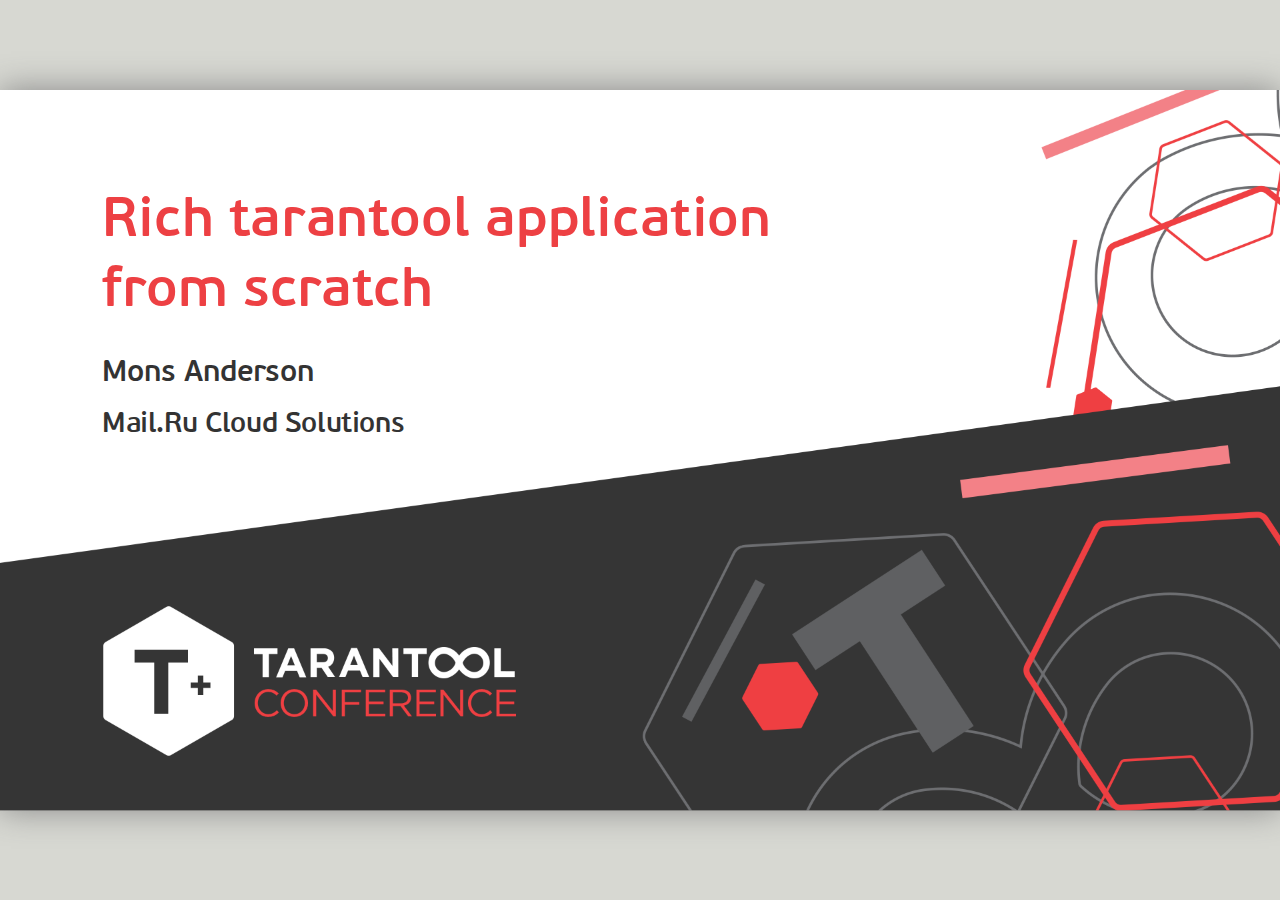
<file: docs/index.html>
<!DOCTYPE html>
<html>
<head>
	<title></title>
	<meta http-equiv="Content-Type" content="text/html; charset=UTF-8" />
	<link rel="stylesheet" type="text/css" href="fonts/pfbeau.css" />
	<link rel="stylesheet" type="text/css" href="fonts/ptm55f.css" />
	<link rel="stylesheet" type="text/css" href='base.css' />
	<link rel="stylesheet" type="text/css" href='absolute.css' />

	<link rel="stylesheet" type="text/css" href='style1.css' />

	<link rel="stylesheet" type="text/css" href='dark.css' />

	<script src="remark-latest.min.js" type="text/javascript"></script>
	<script src="jquery.min.js" type="text/javascript"></script>
</head>
<body>
	<script type="text/javascript">
		function parseGet(val) {
			var result = null;
			tmp = [];
			location
				.search
				.substr(1)
				.split("&")
				.forEach(function (item) {
					 tmp = item.split("=");
					 if (tmp[0] === val) result = decodeURIComponent(tmp[1]);
				 });
			 return result;
		}
		$(document).ready(function(){
			var dark = parseGet("dark") ? true : parseGet("light") ? false : true
			var ratio = parseGet("ratio")
			if (!ratio) { ratio = "16:9" }
			console.log("dark = ",dark)

			var style = document.createElement("link");
			style.setAttribute("rel", "stylesheet");
			style.setAttribute("type", "text/css");
			style.setAttribute("href", './' + (dark ? "dark" : "light") + '.css');
			document.head.appendChild(style);

			//var path = '../lectures/' + (parseGet('university') === 'stepic' ? 'stepic/' : '') + parseGet('lect') + '/';
			//var ratio = parseGet('university') === 'stepic' ? '16:9' : '4:3';
			
			var uri = 'slides.txt';

			$.ajax({
				url: uri,
			}).done(function(md) {
				var slideshow = remark.create({
					source: md,
					//highlightStyle: 'github',
					// highlightStyle: 'agate',
					// highlightStyle: 'androidstudio',
					highlightStyle: 'gruvbox-dark',
					highlightLines: true,
					highlightSpans: true,
					ratio: ratio,
				});
				$('img').each(function(){ $(this).attr('src', path + $(this).attr('src'));});
				if (slideshow.getCurrentSlideIndex() < 0) {
					slideshow.gotoLastSlide()
				}
				//$('.teacher img').attr('src', './teacher/' + parseGet('teacher') + '.svg');
			}).fail(function(x) {
				var slideshow = remark.create({
					source: "class:center,middle\n\n# "+x.statusText+"\n\n### "+uri + "\n",
					highlightStyle: 'github',
					highlightLines: true,
					highlightSpans: true,
					ratio: ratio,
				});
				if (slideshow.getCurrentSlideIndex() < 0) {
					slideshow.gotoLastSlide()
				}
			});
		});
	</script>
</body>
</html>
</file>
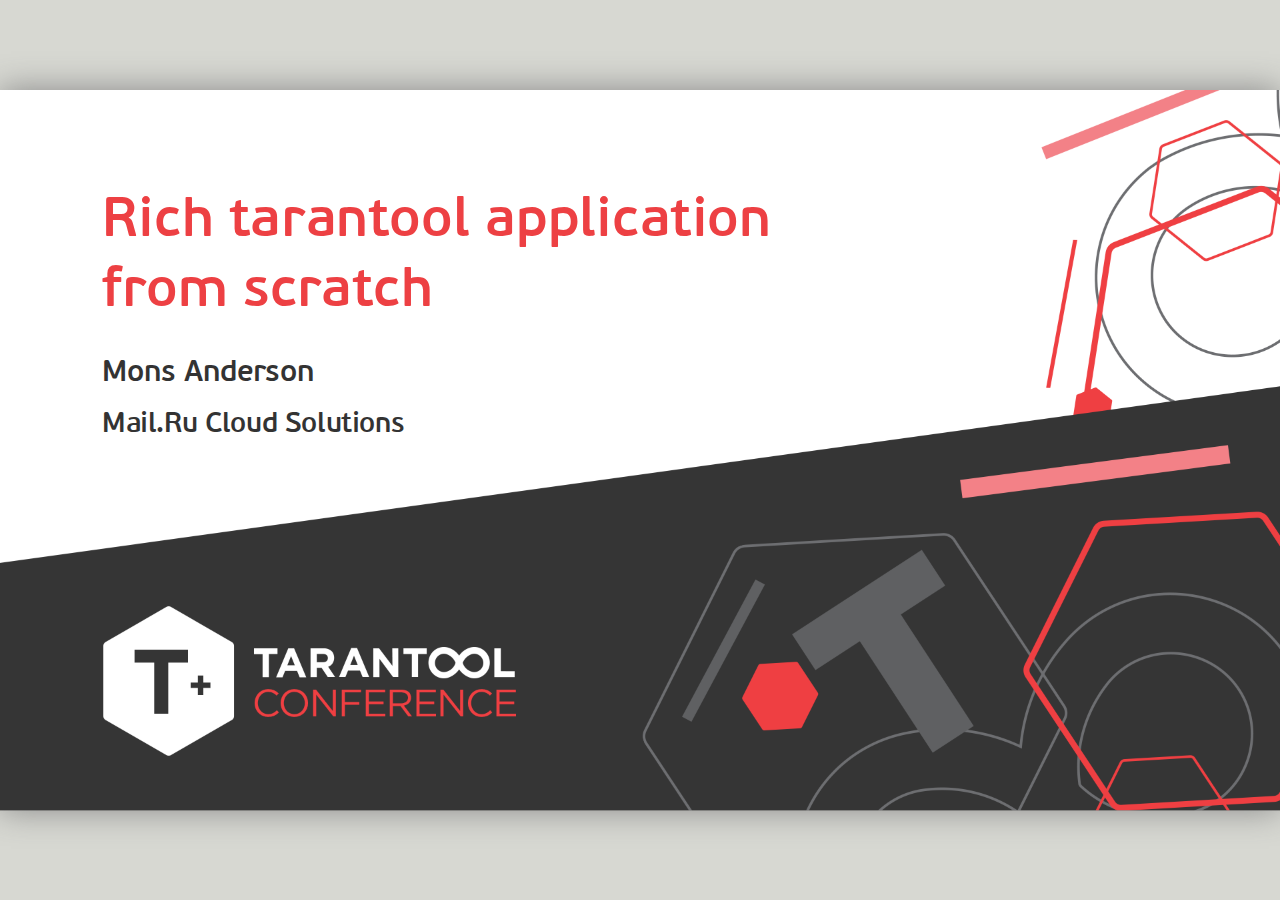
<file: presentation/index.html>
<!DOCTYPE html>
<html>
<head>
	<title></title>
	<meta http-equiv="Content-Type" content="text/html; charset=UTF-8" />
	<link rel="stylesheet" type="text/css" href="fonts/pfbeau.css" />
	<link rel="stylesheet" type="text/css" href="fonts/ptm55f.css" />
	<link rel="stylesheet" type="text/css" href='base.css' />
	<link rel="stylesheet" type="text/css" href='absolute.css' />

	<link rel="stylesheet" type="text/css" href='style1.css' />

	<link rel="stylesheet" type="text/css" href='dark.css' />

	<script src="remark-latest.min.js" type="text/javascript"></script>
	<script src="jquery.min.js" type="text/javascript"></script>
</head>
<body>
	<script type="text/javascript">
		function parseGet(val) {
			var result = null;
			tmp = [];
			location
				.search
				.substr(1)
				.split("&")
				.forEach(function (item) {
					 tmp = item.split("=");
					 if (tmp[0] === val) result = decodeURIComponent(tmp[1]);
				 });
			 return result;
		}
		$(document).ready(function(){
			var dark = parseGet("dark") ? true : parseGet("light") ? false : true
			var ratio = parseGet("ratio")
			if (!ratio) { ratio = "16:9" }
			console.log("dark = ",dark)

			var style = document.createElement("link");
			style.setAttribute("rel", "stylesheet");
			style.setAttribute("type", "text/css");
			style.setAttribute("href", './' + (dark ? "dark" : "light") + '.css');
			document.head.appendChild(style);

			//var path = '../lectures/' + (parseGet('university') === 'stepic' ? 'stepic/' : '') + parseGet('lect') + '/';
			//var ratio = parseGet('university') === 'stepic' ? '16:9' : '4:3';
			
			var uri = 'slides.md';

			$.ajax({
				url: uri,
			}).done(function(md) {
				var slideshow = remark.create({
					source: md,
					//highlightStyle: 'github',
					// highlightStyle: 'agate',
					// highlightStyle: 'androidstudio',
					highlightStyle: 'gruvbox-dark',
					highlightLines: true,
					highlightSpans: true,
					ratio: ratio,
				});
				$('img').each(function(){ $(this).attr('src', path + $(this).attr('src'));});
				if (slideshow.getCurrentSlideIndex() < 0) {
					slideshow.gotoLastSlide()
				}
				//$('.teacher img').attr('src', './teacher/' + parseGet('teacher') + '.svg');
			}).fail(function(x) {
				var slideshow = remark.create({
					source: "class:center,middle\n\n# "+x.statusText+"\n\n### "+uri + "\n",
					highlightStyle: 'github',
					highlightLines: true,
					highlightSpans: true,
					ratio: ratio,
				});
				if (slideshow.getCurrentSlideIndex() < 0) {
					slideshow.gotoLastSlide()
				}
			});
		});
	</script>
</body>
</html>
</file>
<file: docs/fonts/pfbeau.css>
@font-face{
    font-family: "PFBeauSansPro-SeBold";
    src: url("pfbeausanspro-sebold.eot");
    src: url("pfbeausanspro-sebold.eot?#iefix") format("embedded-opentype"),url("pfbeausanspro-sebold.woff") format("woff"),url("pfbeausanspro-sebold.ttf") format("truetype");
    font-weight: normal;
    font-style:normal;
}
@font-face{
    font-family: "PFBeauSansPro-Thin";
    src: url("pfbeausanspro-thin.eot");
    src: url("pfbeausanspro-thin.eot?#iefix") format("embedded-opentype"),url("pfbeausanspro-thin.woff") format("woff"),url("pfbeausanspro-thin.ttf") format("truetype");
    font-weight: normal;
    font-style:normal;
}
@font-face{
    font-family: "PFBeauSansPro-ThinItal";
    src: url("pfbeausanspro-thinital.eot");
    src: url("pfbeausanspro-thinital.eot?#iefix") format("embedded-opentype"),url("pfbeausanspro-thinital.woff") format("woff"),url("pfbeausanspro-thinital.ttf") format("truetype");
    font-weight: normal;
    font-style:normal;
}
@font-face{
    font-family: "PFBeauSansPro-Book";
    src: url("pfbeausanspro-book.eot");
    src: url("pfbeausanspro-book.eot?#iefix") format("embedded-opentype"),url("pfbeausanspro-book.woff") format("woff"),url("pfbeausanspro-book.ttf") format("truetype");
    font-weight: normal;
    font-style:normal;
}
@font-face{
    font-family: "PFBeauSansPro-LightItal";
    src: url("pfbeausanspro-lightital.eot");
    src: url("pfbeausanspro-lightital.eot?#iefix") format("embedded-opentype"),url("pfbeausanspro-lightital.woff") format("woff"),url("pfbeausanspro-lightital.ttf") format("truetype");
    font-weight: normal;
    font-style:normal;
}
@font-face{
    font-family: "PFBeauSansPro-Reg";
    src: url("pfbeausanspro-reg.eot");
    src: url("pfbeausanspro-reg.eot?#iefix") format("embedded-opentype"),url("pfbeausanspro-reg.woff") format("woff"),url("pfbeausanspro-reg.ttf") format("truetype"); font-weight: normal;
    font-style:normal;
}
</file>
<file: docs/fonts/ptm55f.css>
@font-face {
	font-family: 'PTM55F';
	src: url('PTM55F.eot');
	src: url('PTM55F.eot') format('embedded-opentype'),
	url('PTM55F.woff2') format('woff2'),
	url('PTM55F.woff') format('woff'),
	url('PTM55F.ttf') format('truetype'),
	url('PTM55F.svg#PTM55F') format('svg');
}
</file>
<file: docs/base.css>
/*@page {
    size: 908px 681px;
    margin: 0;
}
*/
@page {
    size: 1210px 681px;
    margin: 0;
}

@media print {
    .remark-slide-scaler {
        width: 100% !important;
        height: 100% !important;
        transform: scale(1) !important;
        top: 0 !important;
        left: 0 !important;
    }
}

/*
.remark-slide-content {
    font-family: "HelveticaNeueCyr";
}

.remark-slide-content strong {
    font-family: "HelveticaNeueCyrBold";
}
*/

h1 code.remark-inline-code, h2 code.remark-inline-code, h3 code.remark-inline-code {
    font-size: inherit !important;
    margin: 0 0.2em !important;
}

.remark-code, .remark-inline-code {
    font-family: 'PTM55F';
    font-size: 24px;
    line-height: 1.15em;
    /*background-color: #bfbfbf;*/
}

h1 .remark-inline-code, h2 .remark-inline-code, h3 .remark-inline-code {
    line-height: 0.85em; /* fix for jumping header */
}

.hljs.remark-code, .hljs.remark-inline-code {
    /*background-color: #bfbfbf;*/
}

.clear {
    clear: both;
}

.remark-code-line {
    min-height: 1.125em;
}

.not .remark-code-line-highlighted, .not .remark-code-span-highlighted {
    background-color: rgba(255, 0, 0, 0.4)
}

.small {
    font-size: 24px;
    line-height: 1.15em;
}

.smaller {
    font-size: 20px;
    line-height: 1.15em;
}

.very-small pre code {
    font-size: 8px;
    line-height: 1.15em;
}

/* new font-sizes */
.remark-slide-content { font-size: 26px; padding: 20px 50px; }
.remark-slide-content h1 { font-size: 40px; }
.remark-slide-content h2 { font-size: 28px; }
.remark-slide-content h3 { font-size: 26px; }
.remark-slide-content p  { margin: 15px 0; }
.remark-slide-number     { font-size: 20px; }
/* new font-sizes */

.remark-inline-code {
    /*background-color: #bfbfbf;*/
    padding-left: 0.05em;
    padding-right: 0.05em;
    margin-left: -0.05em;
    margin-right: -0.05em;
}

.big {
    font-size: 1.5em;
}

.red {
    color: red;
}

.note {
    display:block;
    font-size: 18px;
}

.normal-width img {
     width: initial;
}

img {
    width: 100%;
    height: 100%;
    object-fit: contain;
}

.absolute.contain img {
    width: 100%;
    height: 100%;
    object-fit: contain;
}

/*.hidden { background-color: silver; }*/
/*.delete { background-color: #ffaaaa; }*/

.hljs .hljs-comment { font-style: normal !important; }

.footer {
    /* ??? */
    position: absolute;
    bottom: 12px;
    left: 128px;
    font-size: 24px;
}

.left {
    clear:both;
    float: left;
    width: 49%;
}

.right {
    float: right;
    text-align: left;
    width: 49%;
}
.right * { text-align: left;}
.right ~ p { clear: both; }
.right:after {
    content: "";
    display: table;
    clear: both;
}
.left:after {
    content: "";
    display: table;
    clear: both;
}

.clear {
    content: "";
    display: table;
    clear:both;
}

/*.huge1 {
    font-size: 80px;
}
.huge {
    font-size: 80px;
    font-family: 'Apple Color Emoji';
}
*/

.small .remark-code {
    font-size: 16px !important;
}

.pre-no-margin pre {
    margin: 0;
}

.pre-margin-5 pre {
    margin: 0;
    margin-bottom: 5px;
}

/*.no-color * * {
    color: black !important;
}
*/

/*.hljs-symbol, .hljs-string, .hljs-keyword, .hljs-special, .hljs-prompt*/
/*.hljs-comment, .hljs-header, .hljs-javadoc*/

.over-hidden code {
    overflow: hidden !important;
}

code {
    overflow: hidden !important;
}

.wide-image img {
    min-width: 100%;
    max-width: 100%;
    height: auto;
}
.tall-image img {
    min-height: 100%;
    max-height: 100%;
    width: auto;
}

.tall-image-70 img {
    min-height: 70%;
    width: auto;
}

.normal img {
    width: initial;
}

.highlighted code {
    background-color: rgba(255, 255, 0, 0.5);
}

.highlighted-red code {
    background-color: rgba(255, 0, 0, 0.5);
}

.blur {
    filter: blur(3px);
    background: #bfbfbf;
}

.pad5 {
    padding: 5px;
}

/*
.hljs-github .hljs-comment, .hljs-github .diff .hljs-header, .hljs-github .hljs-javadoc {
    color: #776;
    font-style: italic;
}

.not .hljs .remark-code-line-highlighted .hljs-string, .not .hljs .remark-code-line-highlighted .hljs-doctag {
    color: #931 !important;
}

.not .hljs .remark-code-span-highlighted, .not .hljs .remark-code-span-highlighted {
    color: #831 !important;
}
*/

.no-inner-margin *:first-of-type{
    margin-top:0;
}

.remark-code-span-highlighted {
    margin-left: -2px !important;
    margin-right: -2px !important;
}

.left *:first-of-type{
    margin-top:0;
}
.right *:first-of-type{
    margin-top:0;
}
/*
.background-black {
    background-color: black;
}
*/

.remark-container.remark-presenter-mode .remark-notes-area {
    display: none;
}

.remark-container.remark-presenter-mode .remark-slides-area {

    top: 0;
    left: 1%;
    /*height: 47.25%;*/
    /*width: 48%;*/
    width: 60%;
    /*height: 100%;*/
    bottom: 0;
    height: 100%;
}

.remark-container.remark-presenter-mode .remark-preview-area {
    top: 1%;
    right: 1%;
    opacity: 0.8;
    position: absolute;
    height: 47.25%;
    width: 37%;
    left:auto;
    /*width: 100%;*/
}
.remark-preview-area .remark-slide-container {
    transform-origin: 0;
    transform: scale(0.60);
    left:0;
}
</file>
<file: docs/absolute.css>
.absolute {
    position: absolute;
    display: block;
}

.width1 { width: 1%; }
.width2 { width: 2%; }
.width3 { width: 3%; }
.width4 { width: 4%; }
.width5 { width: 5%; }
.width6 { width: 6%; }
.width7 { width: 7%; }
.width8 { width: 8%; }
.width9 { width: 9%; }
.width10 { width: 10%; }
.width11 { width: 11%; }
.width12 { width: 12%; }
.width13 { width: 13%; }
.width14 { width: 14%; }
.width15 { width: 15%; }
.width16 { width: 16%; }
.width17 { width: 17%; }
.width18 { width: 18%; }
.width19 { width: 19%; }
.width20 { width: 20%; }
.width21 { width: 21%; }
.width22 { width: 22%; }
.width23 { width: 23%; }
.width24 { width: 24%; }
.width25 { width: 25%; }
.width26 { width: 26%; }
.width27 { width: 27%; }
.width28 { width: 28%; }
.width29 { width: 29%; }
.width30 { width: 30%; }
.width31 { width: 31%; }
.width32 { width: 32%; }
.width33 { width: 33%; }
.width34 { width: 34%; }
.width35 { width: 35%; }
.width36 { width: 36%; }
.width37 { width: 37%; }
.width38 { width: 38%; }
.width39 { width: 39%; }
.width40 { width: 40%; }
.width41 { width: 41%; }
.width42 { width: 42%; }
.width43 { width: 43%; }
.width44 { width: 44%; }
.width45 { width: 45%; }
.width46 { width: 46%; }
.width47 { width: 47%; }
.width48 { width: 48%; }
.width49 { width: 49%; }
.width50 { width: 50%; }
.width51 { width: 51%; }
.width52 { width: 52%; }
.width53 { width: 53%; }
.width54 { width: 54%; }
.width55 { width: 55%; }
.width56 { width: 56%; }
.width57 { width: 57%; }
.width58 { width: 58%; }
.width59 { width: 59%; }
.width60 { width: 60%; }
.width61 { width: 61%; }
.width62 { width: 62%; }
.width63 { width: 63%; }
.width64 { width: 64%; }
.width65 { width: 65%; }
.width66 { width: 66%; }
.width67 { width: 67%; }
.width68 { width: 68%; }
.width69 { width: 69%; }
.width70 { width: 70%; }
.width71 { width: 71%; }
.width72 { width: 72%; }
.width73 { width: 73%; }
.width74 { width: 74%; }
.width75 { width: 75%; }
.width76 { width: 76%; }
.width77 { width: 77%; }
.width78 { width: 78%; }
.width79 { width: 79%; }
.width80 { width: 80%; }
.width81 { width: 81%; }
.width82 { width: 82%; }
.width83 { width: 83%; }
.width84 { width: 84%; }
.width85 { width: 85%; }
.width86 { width: 86%; }
.width87 { width: 87%; }
.width88 { width: 88%; }
.width89 { width: 89%; }
.width90 { width: 90%; }
.width91 { width: 91%; }
.width92 { width: 92%; }
.width93 { width: 93%; }
.width94 { width: 94%; }
.width95 { width: 95%; }
.width96 { width: 96%; }
.width97 { width: 97%; }
.width98 { width: 98%; }
.width99 { width: 99%; }
.width100 { width: 100%; }

.height1 { height: 1%; }
.height2 { height: 2%; }
.height3 { height: 3%; }
.height4 { height: 4%; }
.height5 { height: 5%; }
.height6 { height: 6%; }
.height7 { height: 7%; }
.height8 { height: 8%; }
.height9 { height: 9%; }
.height10 { height: 10%; }
.height11 { height: 11%; }
.height12 { height: 12%; }
.height13 { height: 13%; }
.height14 { height: 14%; }
.height15 { height: 15%; }
.height16 { height: 16%; }
.height17 { height: 17%; }
.height18 { height: 18%; }
.height19 { height: 19%; }
.height20 { height: 20%; }
.height21 { height: 21%; }
.height22 { height: 22%; }
.height23 { height: 23%; }
.height24 { height: 24%; }
.height25 { height: 25%; }
.height26 { height: 26%; }
.height27 { height: 27%; }
.height28 { height: 28%; }
.height29 { height: 29%; }
.height30 { height: 30%; }
.height31 { height: 31%; }
.height32 { height: 32%; }
.height33 { height: 33%; }
.height34 { height: 34%; }
.height35 { height: 35%; }
.height36 { height: 36%; }
.height37 { height: 37%; }
.height38 { height: 38%; }
.height39 { height: 39%; }
.height40 { height: 40%; }
.height41 { height: 41%; }
.height42 { height: 42%; }
.height43 { height: 43%; }
.height44 { height: 44%; }
.height45 { height: 45%; }
.height46 { height: 46%; }
.height47 { height: 47%; }
.height48 { height: 48%; }
.height49 { height: 49%; }
.height50 { height: 50%; }
.height51 { height: 51%; }
.height52 { height: 52%; }
.height53 { height: 53%; }
.height54 { height: 54%; }
.height55 { height: 55%; }
.height56 { height: 56%; }
.height57 { height: 57%; }
.height58 { height: 58%; }
.height59 { height: 59%; }
.height60 { height: 60%; }
.height61 { height: 61%; }
.height62 { height: 62%; }
.height63 { height: 63%; }
.height64 { height: 64%; }
.height65 { height: 65%; }
.height66 { height: 66%; }
.height67 { height: 67%; }
.height68 { height: 68%; }
.height69 { height: 69%; }
.height70 { height: 70%; }
.height71 { height: 71%; }
.height72 { height: 72%; }
.height73 { height: 73%; }
.height74 { height: 74%; }
.height75 { height: 75%; }
.height76 { height: 76%; }
.height77 { height: 77%; }
.height78 { height: 78%; }
.height79 { height: 79%; }
.height80 { height: 80%; }
.height81 { height: 81%; }
.height82 { height: 82%; }
.height83 { height: 83%; }
.height84 { height: 84%; }
.height85 { height: 85%; }
.height86 { height: 86%; }
.height87 { height: 87%; }
.height88 { height: 88%; }
.height89 { height: 89%; }
.height90 { height: 90%; }
.height91 { height: 91%; }
.height92 { height: 92%; }
.height93 { height: 93%; }
.height94 { height: 94%; }
.height95 { height: 95%; }
.height96 { height: 96%; }
.height97 { height: 97%; }
.height98 { height: 98%; }
.height99 { height: 99%; }
.height100 { height: 100%; }

.top-auto { top: auto; }
.top0  { top: 20px; }

.top1 { top: 1%; }
.top2 { top: 2%; }
.top3 { top: 3%; }
.top4 { top: 4%; }
.top5 { top: 5%; }
.top6 { top: 6%; }
.top7 { top: 7%; }
.top8 { top: 8%; }
.top9 { top: 9%; }
.top10 { top: 10%; }
.top11 { top: 11%; }
.top12 { top: 12%; }
.top13 { top: 13%; }
.top14 { top: 14%; }
.top15 { top: 15%; }
.top16 { top: 16%; }
.top17 { top: 17%; }
.top18 { top: 18%; }
.top19 { top: 19%; }
.top20 { top: 20%; }
.top21 { top: 21%; }
.top22 { top: 22%; }
.top23 { top: 23%; }
.top24 { top: 24%; }
.top25 { top: 25%; }
.top26 { top: 26%; }
.top27 { top: 27%; }
.top28 { top: 28%; }
.top29 { top: 29%; }
.top30 { top: 30%; }
.top31 { top: 31%; }
.top32 { top: 32%; }
.top33 { top: 33%; }
.top34 { top: 34%; }
.top35 { top: 35%; }
.top36 { top: 36%; }
.top37 { top: 37%; }
.top38 { top: 38%; }
.top39 { top: 39%; }
.top40 { top: 40%; }
.top41 { top: 41%; }
.top42 { top: 42%; }
.top43 { top: 43%; }
.top44 { top: 44%; }
.top45 { top: 45%; }
.top46 { top: 46%; }
.top47 { top: 47%; }
.top48 { top: 48%; }
.top49 { top: 49%; }
.top50 { top: 50%; }
.top51 { top: 51%; }
.top52 { top: 52%; }
.top53 { top: 53%; }
.top54 { top: 54%; }
.top55 { top: 55%; }
.top56 { top: 56%; }
.top57 { top: 57%; }
.top58 { top: 58%; }
.top59 { top: 59%; }
.top60 { top: 60%; }
.top61 { top: 61%; }
.top62 { top: 62%; }
.top63 { top: 63%; }
.top64 { top: 64%; }
.top65 { top: 65%; }
.top66 { top: 66%; }
.top67 { top: 67%; }
.top68 { top: 68%; }
.top69 { top: 69%; }
.top70 { top: 70%; }
.top71 { top: 71%; }
.top72 { top: 72%; }
.top73 { top: 73%; }
.top74 { top: 74%; }
.top75 { top: 75%; }
.top76 { top: 76%; }
.top77 { top: 77%; }
.top78 { top: 78%; }
.top79 { top: 79%; }
.top80 { top: 80%; }
.top81 { top: 81%; }
.top82 { top: 82%; }
.top83 { top: 83%; }
.top84 { top: 84%; }
.top85 { top: 85%; }
.top86 { top: 86%; }
.top87 { top: 87%; }
.top88 { top: 88%; }
.top89 { top: 89%; }
.top90 { top: 90%; }
.top91 { top: 91%; }
.top92 { top: 92%; }
.top93 { top: 93%; }
.top94 { top: 94%; }
.top95 { top: 95%; }
.top96 { top: 96%; }
.top97 { top: 97%; }
.top98 { top: 98%; }
.top99 { top: 99%; }
.top100 { top: 100%; }

.left0  { left: 50px; }

.left1 { left: 1%; }
.left2 { left: 2%; }
.left3 { left: 3%; }
.left4 { left: 4%; }
.left5 { left: 5%; }
.left6 { left: 6%; }
.left7 { left: 7%; }
.left8 { left: 8%; }
.left9 { left: 9%; }
.left10 { left: 10%; }
.left11 { left: 11%; }
.left12 { left: 12%; }
.left13 { left: 13%; }
.left14 { left: 14%; }
.left15 { left: 15%; }
.left16 { left: 16%; }
.left17 { left: 17%; }
.left18 { left: 18%; }
.left19 { left: 19%; }
.left20 { left: 20%; }
.left21 { left: 21%; }
.left22 { left: 22%; }
.left23 { left: 23%; }
.left24 { left: 24%; }
.left25 { left: 25%; }
.left26 { left: 26%; }
.left27 { left: 27%; }
.left28 { left: 28%; }
.left29 { left: 29%; }
.left30 { left: 30%; }
.left31 { left: 31%; }
.left32 { left: 32%; }
.left33 { left: 33%; }
.left34 { left: 34%; }
.left35 { left: 35%; }
.left36 { left: 36%; }
.left37 { left: 37%; }
.left38 { left: 38%; }
.left39 { left: 39%; }
.left40 { left: 40%; }
.left41 { left: 41%; }
.left42 { left: 42%; }
.left43 { left: 43%; }
.left44 { left: 44%; }
.left45 { left: 45%; }
.left46 { left: 46%; }
.left47 { left: 47%; }
.left48 { left: 48%; }
.left49 { left: 49%; }
.left50 { left: 50%; }
.left51 { left: 51%; }
.left52 { left: 52%; }
.left53 { left: 53%; }
.left54 { left: 54%; }
.left55 { left: 55%; }
.left56 { left: 56%; }
.left57 { left: 57%; }
.left58 { left: 58%; }
.left59 { left: 59%; }
.left60 { left: 60%; }
.left61 { left: 61%; }
.left62 { left: 62%; }
.left63 { left: 63%; }
.left64 { left: 64%; }
.left65 { left: 65%; }
.left66 { left: 66%; }
.left67 { left: 67%; }
.left68 { left: 68%; }
.left69 { left: 69%; }
.left70 { left: 70%; }
.left71 { left: 71%; }
.left72 { left: 72%; }
.left73 { left: 73%; }
.left74 { left: 74%; }
.left75 { left: 75%; }
.left76 { left: 76%; }
.left77 { left: 77%; }
.left78 { left: 78%; }
.left79 { left: 79%; }
.left80 { left: 80%; }
.left81 { left: 81%; }
.left82 { left: 82%; }
.left83 { left: 83%; }
.left84 { left: 84%; }
.left85 { left: 85%; }
.left86 { left: 86%; }
.left87 { left: 87%; }
.left88 { left: 88%; }
.left89 { left: 89%; }
.left90 { left: 90%; }
.left91 { left: 91%; }
.left92 { left: 92%; }
.left93 { left: 93%; }
.left94 { left: 94%; }
.left95 { left: 95%; }
.left96 { left: 96%; }
.left97 { left: 97%; }
.left98 { left: 98%; }
.left99 { left: 99%; }
.left100 { left: 100%; }


.right0  { right: 50px; }
.right1 { right: 1%; }
.right2 { right: 2%; }
.right3 { right: 3%; }
.right4 { right: 4%; }
.right5 { right: 5%; }
.right6 { right: 6%; }
.right7 { right: 7%; }
.right8 { right: 8%; }
.right9 { right: 9%; }
.right10 { right: 10%; }
.right11 { right: 11%; }
.right12 { right: 12%; }
.right13 { right: 13%; }
.right14 { right: 14%; }
.right15 { right: 15%; }
.right16 { right: 16%; }
.right17 { right: 17%; }
.right18 { right: 18%; }
.right19 { right: 19%; }
.right20 { right: 20%; }
.right21 { right: 21%; }
.right22 { right: 22%; }
.right23 { right: 23%; }
.right24 { right: 24%; }
.right25 { right: 25%; }
.right26 { right: 26%; }
.right27 { right: 27%; }
.right28 { right: 28%; }
.right29 { right: 29%; }
.right30 { right: 30%; }
.right31 { right: 31%; }
.right32 { right: 32%; }
.right33 { right: 33%; }
.right34 { right: 34%; }
.right35 { right: 35%; }
.right36 { right: 36%; }
.right37 { right: 37%; }
.right38 { right: 38%; }
.right39 { right: 39%; }
.right40 { right: 40%; }
.right41 { right: 41%; }
.right42 { right: 42%; }
.right43 { right: 43%; }
.right44 { right: 44%; }
.right45 { right: 45%; }
.right46 { right: 46%; }
.right47 { right: 47%; }
.right48 { right: 48%; }
.right49 { right: 49%; }
.right50 { right: 50%; }
.right51 { right: 51%; }
.right52 { right: 52%; }
.right53 { right: 53%; }
.right54 { right: 54%; }
.right55 { right: 55%; }
.right56 { right: 56%; }
.right57 { right: 57%; }
.right58 { right: 58%; }
.right59 { right: 59%; }
.right60 { right: 60%; }
.right61 { right: 61%; }
.right62 { right: 62%; }
.right63 { right: 63%; }
.right64 { right: 64%; }
.right65 { right: 65%; }
.right66 { right: 66%; }
.right67 { right: 67%; }
.right68 { right: 68%; }
.right69 { right: 69%; }
.right70 { right: 70%; }
.right71 { right: 71%; }
.right72 { right: 72%; }
.right73 { right: 73%; }
.right74 { right: 74%; }
.right75 { right: 75%; }
.right76 { right: 76%; }
.right77 { right: 77%; }
.right78 { right: 78%; }
.right79 { right: 79%; }
.right80 { right: 80%; }
.right81 { right: 81%; }
.right82 { right: 82%; }
.right83 { right: 83%; }
.right84 { right: 84%; }
.right85 { right: 85%; }
.right86 { right: 86%; }
.right87 { right: 87%; }
.right88 { right: 88%; }
.right89 { right: 89%; }
.right90 { right: 90%; }
.right91 { right: 91%; }
.right92 { right: 92%; }
.right93 { right: 93%; }
.right94 { right: 94%; }
.right95 { right: 95%; }
.right96 { right: 96%; }
.right97 { right: 97%; }
.right98 { right: 98%; }
.right99 { right: 99%; }
.right100 { right: 100%; }

.bottom0  { bottom: 20px; }
.bottom1 { bottom: 1%; }
.bottom2 { bottom: 2%; }
.bottom3 { bottom: 3%; }
.bottom4 { bottom: 4%; }
.bottom5 { bottom: 5%; }
.bottom6 { bottom: 6%; }
.bottom7 { bottom: 7%; }
.bottom8 { bottom: 8%; }
.bottom9 { bottom: 9%; }
.bottom10 { bottom: 10%; }
.bottom11 { bottom: 11%; }
.bottom12 { bottom: 12%; }
.bottom13 { bottom: 13%; }
.bottom14 { bottom: 14%; }
.bottom15 { bottom: 15%; }
.bottom16 { bottom: 16%; }
.bottom17 { bottom: 17%; }
.bottom18 { bottom: 18%; }
.bottom19 { bottom: 19%; }
.bottom20 { bottom: 20%; }
.bottom21 { bottom: 21%; }
.bottom22 { bottom: 22%; }
.bottom23 { bottom: 23%; }
.bottom24 { bottom: 24%; }
.bottom25 { bottom: 25%; }
.bottom26 { bottom: 26%; }
.bottom27 { bottom: 27%; }
.bottom28 { bottom: 28%; }
.bottom29 { bottom: 29%; }
.bottom30 { bottom: 30%; }
.bottom31 { bottom: 31%; }
.bottom32 { bottom: 32%; }
.bottom33 { bottom: 33%; }
.bottom34 { bottom: 34%; }
.bottom35 { bottom: 35%; }
.bottom36 { bottom: 36%; }
.bottom37 { bottom: 37%; }
.bottom38 { bottom: 38%; }
.bottom39 { bottom: 39%; }
.bottom40 { bottom: 40%; }
.bottom41 { bottom: 41%; }
.bottom42 { bottom: 42%; }
.bottom43 { bottom: 43%; }
.bottom44 { bottom: 44%; }
.bottom45 { bottom: 45%; }
.bottom46 { bottom: 46%; }
.bottom47 { bottom: 47%; }
.bottom48 { bottom: 48%; }
.bottom49 { bottom: 49%; }
.bottom50 { bottom: 50%; }
.bottom51 { bottom: 51%; }
.bottom52 { bottom: 52%; }
.bottom53 { bottom: 53%; }
.bottom54 { bottom: 54%; }
.bottom55 { bottom: 55%; }
.bottom56 { bottom: 56%; }
.bottom57 { bottom: 57%; }
.bottom58 { bottom: 58%; }
.bottom59 { bottom: 59%; }
.bottom60 { bottom: 60%; }
.bottom61 { bottom: 61%; }
.bottom62 { bottom: 62%; }
.bottom63 { bottom: 63%; }
.bottom64 { bottom: 64%; }
.bottom65 { bottom: 65%; }
.bottom66 { bottom: 66%; }
.bottom67 { bottom: 67%; }
.bottom68 { bottom: 68%; }
.bottom69 { bottom: 69%; }
.bottom70 { bottom: 70%; }
.bottom71 { bottom: 71%; }
.bottom72 { bottom: 72%; }
.bottom73 { bottom: 73%; }
.bottom74 { bottom: 74%; }
.bottom75 { bottom: 75%; }
.bottom76 { bottom: 76%; }
.bottom77 { bottom: 77%; }
.bottom78 { bottom: 78%; }
.bottom79 { bottom: 79%; }
.bottom80 { bottom: 80%; }
.bottom81 { bottom: 81%; }
.bottom82 { bottom: 82%; }
.bottom83 { bottom: 83%; }
.bottom84 { bottom: 84%; }
.bottom85 { bottom: 85%; }
.bottom86 { bottom: 86%; }
.bottom87 { bottom: 87%; }
.bottom88 { bottom: 88%; }
.bottom89 { bottom: 89%; }
.bottom90 { bottom: 90%; }
.bottom91 { bottom: 91%; }
.bottom92 { bottom: 92%; }
.bottom93 { bottom: 93%; }
.bottom94 { bottom: 94%; }
.bottom95 { bottom: 95%; }
.bottom96 { bottom: 96%; }
.bottom97 { bottom: 97%; }
.bottom98 { bottom: 98%; }
.bottom99 { bottom: 99%; }
.bottom100 { bottom: 100%; }
</file>
<file: docs/style1.css>
h1, h2, h3 {
	font-family: "PFBeauSansPro-SeBold", 'Arial';
}

.remark-slide-content {
	font-family: "PFBeauSansPro", 'Arial';
	/*background-image: url('bg/slide.png');*/
	/*background-size: 100% 100%;*/
	/*background-repeat: no-repeat;*/
}

.remark-slide-content.first {
	background-image: url('bg/1.jpg');
	background-size: contain;
	color: #333;
}
.first .content {

}

.first h1 {
	color: #ed4043;
	font-size: 52px;
	line-height: initial;
}
.first h2, .first h3 {
	color: #333;
}

.remark-slide-number  {
	font-size: 20px;
	/*bottom: 32px;*/
	top: 5px;
	opacity: .5;
	position: absolute;
	/*left: 70px;*/
	right: 5px;
	display: none;
}

.red {
	color: #ed4043;
}

.highlight {
	color: #f28388;
}

pre {
	margin: 10px 0;
}


.remark-code-line-highlighted, .remark-code-span-highlighted {
	background-color: rgba(180, 0, 0, 0.5);
}

.extra-small code {
	font-size: 9px;
}

.extra-extra-small code {
	font-size: 5px;
}

.extra-huge {
	font-size: 120px;
}
</file>
<file: docs/dark.css>
.remark-slide-content {
	background-color: #333333;
	/*color: #777872;*/
	color: white;
	/*text-shadow: 0 0 20px #333;*/
}

h1, h2, h3 {
	/*color: #f3f3f3;*/
	color: #e2e2e2;
	line-height: 0.8em;
}

.red {
	color: #FF4444;
}
.green {
	color: #44FF44;
}

.not .remark-code-line-highlighted, .not .remark-code-span-highlighted {
    background-color: rgba(255, 0, 0, 0.4)
}

.highlighted code {
    background-color: rgba(255, 255, 0, 0.5);
}

.highlighted-red code {
    background-color: rgba(255, 0, 0, 0.5);
}

.blur {
    background: #bfbfbf;
}

/*
.remark-slide-content .nohighlight code {
	color: #ebdbb2;
}
*/
</file>
<file: presentation/fonts/pfbeau.css>
@font-face{
    font-family: "PFBeauSansPro-SeBold";
    src: url("pfbeausanspro-sebold.eot");
    src: url("pfbeausanspro-sebold.eot?#iefix") format("embedded-opentype"),url("pfbeausanspro-sebold.woff") format("woff"),url("pfbeausanspro-sebold.ttf") format("truetype");
    font-weight: normal;
    font-style:normal;
}
@font-face{
    font-family: "PFBeauSansPro-Thin";
    src: url("pfbeausanspro-thin.eot");
    src: url("pfbeausanspro-thin.eot?#iefix") format("embedded-opentype"),url("pfbeausanspro-thin.woff") format("woff"),url("pfbeausanspro-thin.ttf") format("truetype");
    font-weight: normal;
    font-style:normal;
}
@font-face{
    font-family: "PFBeauSansPro-ThinItal";
    src: url("pfbeausanspro-thinital.eot");
    src: url("pfbeausanspro-thinital.eot?#iefix") format("embedded-opentype"),url("pfbeausanspro-thinital.woff") format("woff"),url("pfbeausanspro-thinital.ttf") format("truetype");
    font-weight: normal;
    font-style:normal;
}
@font-face{
    font-family: "PFBeauSansPro-Book";
    src: url("pfbeausanspro-book.eot");
    src: url("pfbeausanspro-book.eot?#iefix") format("embedded-opentype"),url("pfbeausanspro-book.woff") format("woff"),url("pfbeausanspro-book.ttf") format("truetype");
    font-weight: normal;
    font-style:normal;
}
@font-face{
    font-family: "PFBeauSansPro-LightItal";
    src: url("pfbeausanspro-lightital.eot");
    src: url("pfbeausanspro-lightital.eot?#iefix") format("embedded-opentype"),url("pfbeausanspro-lightital.woff") format("woff"),url("pfbeausanspro-lightital.ttf") format("truetype");
    font-weight: normal;
    font-style:normal;
}
@font-face{
    font-family: "PFBeauSansPro-Reg";
    src: url("pfbeausanspro-reg.eot");
    src: url("pfbeausanspro-reg.eot?#iefix") format("embedded-opentype"),url("pfbeausanspro-reg.woff") format("woff"),url("pfbeausanspro-reg.ttf") format("truetype"); font-weight: normal;
    font-style:normal;
}
</file>
<file: presentation/fonts/ptm55f.css>
@font-face {
	font-family: 'PTM55F';
	src: url('PTM55F.eot');
	src: url('PTM55F.eot') format('embedded-opentype'),
	url('PTM55F.woff2') format('woff2'),
	url('PTM55F.woff') format('woff'),
	url('PTM55F.ttf') format('truetype'),
	url('PTM55F.svg#PTM55F') format('svg');
}
</file>
<file: presentation/base.css>
/*@page {
    size: 908px 681px;
    margin: 0;
}
*/
@page {
    size: 1210px 681px;
    margin: 0;
}

@media print {
    .remark-slide-scaler {
        width: 100% !important;
        height: 100% !important;
        transform: scale(1) !important;
        top: 0 !important;
        left: 0 !important;
    }
}

/*
.remark-slide-content {
    font-family: "HelveticaNeueCyr";
}

.remark-slide-content strong {
    font-family: "HelveticaNeueCyrBold";
}
*/

h1 code.remark-inline-code, h2 code.remark-inline-code, h3 code.remark-inline-code {
    font-size: inherit !important;
    margin: 0 0.2em !important;
}

.remark-code, .remark-inline-code {
    font-family: 'PTM55F';
    font-size: 24px;
    line-height: 1.15em;
    /*background-color: #bfbfbf;*/
}

h1 .remark-inline-code, h2 .remark-inline-code, h3 .remark-inline-code {
    line-height: 0.85em; /* fix for jumping header */
}

.hljs.remark-code, .hljs.remark-inline-code {
    /*background-color: #bfbfbf;*/
}

.clear {
    clear: both;
}

.remark-code-line {
    min-height: 1.125em;
}

.not .remark-code-line-highlighted, .not .remark-code-span-highlighted {
    background-color: rgba(255, 0, 0, 0.4)
}

.small {
    font-size: 24px;
    line-height: 1.15em;
}

.smaller {
    font-size: 20px;
    line-height: 1.15em;
}

.very-small pre code {
    font-size: 8px;
    line-height: 1.15em;
}

/* new font-sizes */
.remark-slide-content { font-size: 26px; padding: 20px 50px; }
.remark-slide-content h1 { font-size: 40px; }
.remark-slide-content h2 { font-size: 28px; }
.remark-slide-content h3 { font-size: 26px; }
.remark-slide-content p  { margin: 15px 0; }
.remark-slide-number     { font-size: 20px; }
/* new font-sizes */

.remark-inline-code {
    /*background-color: #bfbfbf;*/
    padding-left: 0.05em;
    padding-right: 0.05em;
    margin-left: -0.05em;
    margin-right: -0.05em;
}

.big {
    font-size: 1.5em;
}

.red {
    color: red;
}

.note {
    display:block;
    font-size: 18px;
}

.normal-width img {
     width: initial;
}

img {
    width: 100%;
    height: 100%;
    object-fit: contain;
}

.absolute.contain img {
    width: 100%;
    height: 100%;
    object-fit: contain;
}

/*.hidden { background-color: silver; }*/
/*.delete { background-color: #ffaaaa; }*/

.hljs .hljs-comment { font-style: normal !important; }

.footer {
    /* ??? */
    position: absolute;
    bottom: 12px;
    left: 128px;
    font-size: 24px;
}

.left {
    clear:both;
    float: left;
    width: 49%;
}

.right {
    float: right;
    text-align: left;
    width: 49%;
}
.right * { text-align: left;}
.right ~ p { clear: both; }
.right:after {
    content: "";
    display: table;
    clear: both;
}
.left:after {
    content: "";
    display: table;
    clear: both;
}

.clear {
    content: "";
    display: table;
    clear:both;
}

/*.huge1 {
    font-size: 80px;
}
.huge {
    font-size: 80px;
    font-family: 'Apple Color Emoji';
}
*/

.small .remark-code {
    font-size: 16px !important;
}

.pre-no-margin pre {
    margin: 0;
}

.pre-margin-5 pre {
    margin: 0;
    margin-bottom: 5px;
}

/*.no-color * * {
    color: black !important;
}
*/

/*.hljs-symbol, .hljs-string, .hljs-keyword, .hljs-special, .hljs-prompt*/
/*.hljs-comment, .hljs-header, .hljs-javadoc*/

.over-hidden code {
    overflow: hidden !important;
}

code {
    overflow: hidden !important;
}

.wide-image img {
    min-width: 100%;
    max-width: 100%;
    height: auto;
}
.tall-image img {
    min-height: 100%;
    max-height: 100%;
    width: auto;
}

.tall-image-70 img {
    min-height: 70%;
    width: auto;
}

.normal img {
    width: initial;
}

.highlighted code {
    background-color: rgba(255, 255, 0, 0.5);
}

.highlighted-red code {
    background-color: rgba(255, 0, 0, 0.5);
}

.blur {
    filter: blur(3px);
    background: #bfbfbf;
}

.pad5 {
    padding: 5px;
}

/*
.hljs-github .hljs-comment, .hljs-github .diff .hljs-header, .hljs-github .hljs-javadoc {
    color: #776;
    font-style: italic;
}

.not .hljs .remark-code-line-highlighted .hljs-string, .not .hljs .remark-code-line-highlighted .hljs-doctag {
    color: #931 !important;
}

.not .hljs .remark-code-span-highlighted, .not .hljs .remark-code-span-highlighted {
    color: #831 !important;
}
*/

.no-inner-margin *:first-of-type{
    margin-top:0;
}

.remark-code-span-highlighted {
    margin-left: -2px !important;
    margin-right: -2px !important;
}

.left *:first-of-type{
    margin-top:0;
}
.right *:first-of-type{
    margin-top:0;
}
/*
.background-black {
    background-color: black;
}
*/

.remark-container.remark-presenter-mode .remark-notes-area {
    display: none;
}

.remark-container.remark-presenter-mode .remark-slides-area {

    top: 0;
    left: 1%;
    /*height: 47.25%;*/
    /*width: 48%;*/
    width: 60%;
    /*height: 100%;*/
    bottom: 0;
    height: 100%;
}

.remark-container.remark-presenter-mode .remark-preview-area {
    top: 1%;
    right: 1%;
    opacity: 0.8;
    position: absolute;
    height: 47.25%;
    width: 37%;
    left:auto;
    /*width: 100%;*/
}
.remark-preview-area .remark-slide-container {
    transform-origin: 0;
    transform: scale(0.60);
    left:0;
}
</file>
<file: presentation/absolute.css>
.absolute {
    position: absolute;
    display: block;
}

.width1 { width: 1%; }
.width2 { width: 2%; }
.width3 { width: 3%; }
.width4 { width: 4%; }
.width5 { width: 5%; }
.width6 { width: 6%; }
.width7 { width: 7%; }
.width8 { width: 8%; }
.width9 { width: 9%; }
.width10 { width: 10%; }
.width11 { width: 11%; }
.width12 { width: 12%; }
.width13 { width: 13%; }
.width14 { width: 14%; }
.width15 { width: 15%; }
.width16 { width: 16%; }
.width17 { width: 17%; }
.width18 { width: 18%; }
.width19 { width: 19%; }
.width20 { width: 20%; }
.width21 { width: 21%; }
.width22 { width: 22%; }
.width23 { width: 23%; }
.width24 { width: 24%; }
.width25 { width: 25%; }
.width26 { width: 26%; }
.width27 { width: 27%; }
.width28 { width: 28%; }
.width29 { width: 29%; }
.width30 { width: 30%; }
.width31 { width: 31%; }
.width32 { width: 32%; }
.width33 { width: 33%; }
.width34 { width: 34%; }
.width35 { width: 35%; }
.width36 { width: 36%; }
.width37 { width: 37%; }
.width38 { width: 38%; }
.width39 { width: 39%; }
.width40 { width: 40%; }
.width41 { width: 41%; }
.width42 { width: 42%; }
.width43 { width: 43%; }
.width44 { width: 44%; }
.width45 { width: 45%; }
.width46 { width: 46%; }
.width47 { width: 47%; }
.width48 { width: 48%; }
.width49 { width: 49%; }
.width50 { width: 50%; }
.width51 { width: 51%; }
.width52 { width: 52%; }
.width53 { width: 53%; }
.width54 { width: 54%; }
.width55 { width: 55%; }
.width56 { width: 56%; }
.width57 { width: 57%; }
.width58 { width: 58%; }
.width59 { width: 59%; }
.width60 { width: 60%; }
.width61 { width: 61%; }
.width62 { width: 62%; }
.width63 { width: 63%; }
.width64 { width: 64%; }
.width65 { width: 65%; }
.width66 { width: 66%; }
.width67 { width: 67%; }
.width68 { width: 68%; }
.width69 { width: 69%; }
.width70 { width: 70%; }
.width71 { width: 71%; }
.width72 { width: 72%; }
.width73 { width: 73%; }
.width74 { width: 74%; }
.width75 { width: 75%; }
.width76 { width: 76%; }
.width77 { width: 77%; }
.width78 { width: 78%; }
.width79 { width: 79%; }
.width80 { width: 80%; }
.width81 { width: 81%; }
.width82 { width: 82%; }
.width83 { width: 83%; }
.width84 { width: 84%; }
.width85 { width: 85%; }
.width86 { width: 86%; }
.width87 { width: 87%; }
.width88 { width: 88%; }
.width89 { width: 89%; }
.width90 { width: 90%; }
.width91 { width: 91%; }
.width92 { width: 92%; }
.width93 { width: 93%; }
.width94 { width: 94%; }
.width95 { width: 95%; }
.width96 { width: 96%; }
.width97 { width: 97%; }
.width98 { width: 98%; }
.width99 { width: 99%; }
.width100 { width: 100%; }

.height1 { height: 1%; }
.height2 { height: 2%; }
.height3 { height: 3%; }
.height4 { height: 4%; }
.height5 { height: 5%; }
.height6 { height: 6%; }
.height7 { height: 7%; }
.height8 { height: 8%; }
.height9 { height: 9%; }
.height10 { height: 10%; }
.height11 { height: 11%; }
.height12 { height: 12%; }
.height13 { height: 13%; }
.height14 { height: 14%; }
.height15 { height: 15%; }
.height16 { height: 16%; }
.height17 { height: 17%; }
.height18 { height: 18%; }
.height19 { height: 19%; }
.height20 { height: 20%; }
.height21 { height: 21%; }
.height22 { height: 22%; }
.height23 { height: 23%; }
.height24 { height: 24%; }
.height25 { height: 25%; }
.height26 { height: 26%; }
.height27 { height: 27%; }
.height28 { height: 28%; }
.height29 { height: 29%; }
.height30 { height: 30%; }
.height31 { height: 31%; }
.height32 { height: 32%; }
.height33 { height: 33%; }
.height34 { height: 34%; }
.height35 { height: 35%; }
.height36 { height: 36%; }
.height37 { height: 37%; }
.height38 { height: 38%; }
.height39 { height: 39%; }
.height40 { height: 40%; }
.height41 { height: 41%; }
.height42 { height: 42%; }
.height43 { height: 43%; }
.height44 { height: 44%; }
.height45 { height: 45%; }
.height46 { height: 46%; }
.height47 { height: 47%; }
.height48 { height: 48%; }
.height49 { height: 49%; }
.height50 { height: 50%; }
.height51 { height: 51%; }
.height52 { height: 52%; }
.height53 { height: 53%; }
.height54 { height: 54%; }
.height55 { height: 55%; }
.height56 { height: 56%; }
.height57 { height: 57%; }
.height58 { height: 58%; }
.height59 { height: 59%; }
.height60 { height: 60%; }
.height61 { height: 61%; }
.height62 { height: 62%; }
.height63 { height: 63%; }
.height64 { height: 64%; }
.height65 { height: 65%; }
.height66 { height: 66%; }
.height67 { height: 67%; }
.height68 { height: 68%; }
.height69 { height: 69%; }
.height70 { height: 70%; }
.height71 { height: 71%; }
.height72 { height: 72%; }
.height73 { height: 73%; }
.height74 { height: 74%; }
.height75 { height: 75%; }
.height76 { height: 76%; }
.height77 { height: 77%; }
.height78 { height: 78%; }
.height79 { height: 79%; }
.height80 { height: 80%; }
.height81 { height: 81%; }
.height82 { height: 82%; }
.height83 { height: 83%; }
.height84 { height: 84%; }
.height85 { height: 85%; }
.height86 { height: 86%; }
.height87 { height: 87%; }
.height88 { height: 88%; }
.height89 { height: 89%; }
.height90 { height: 90%; }
.height91 { height: 91%; }
.height92 { height: 92%; }
.height93 { height: 93%; }
.height94 { height: 94%; }
.height95 { height: 95%; }
.height96 { height: 96%; }
.height97 { height: 97%; }
.height98 { height: 98%; }
.height99 { height: 99%; }
.height100 { height: 100%; }

.top-auto { top: auto; }
.top0  { top: 20px; }

.top1 { top: 1%; }
.top2 { top: 2%; }
.top3 { top: 3%; }
.top4 { top: 4%; }
.top5 { top: 5%; }
.top6 { top: 6%; }
.top7 { top: 7%; }
.top8 { top: 8%; }
.top9 { top: 9%; }
.top10 { top: 10%; }
.top11 { top: 11%; }
.top12 { top: 12%; }
.top13 { top: 13%; }
.top14 { top: 14%; }
.top15 { top: 15%; }
.top16 { top: 16%; }
.top17 { top: 17%; }
.top18 { top: 18%; }
.top19 { top: 19%; }
.top20 { top: 20%; }
.top21 { top: 21%; }
.top22 { top: 22%; }
.top23 { top: 23%; }
.top24 { top: 24%; }
.top25 { top: 25%; }
.top26 { top: 26%; }
.top27 { top: 27%; }
.top28 { top: 28%; }
.top29 { top: 29%; }
.top30 { top: 30%; }
.top31 { top: 31%; }
.top32 { top: 32%; }
.top33 { top: 33%; }
.top34 { top: 34%; }
.top35 { top: 35%; }
.top36 { top: 36%; }
.top37 { top: 37%; }
.top38 { top: 38%; }
.top39 { top: 39%; }
.top40 { top: 40%; }
.top41 { top: 41%; }
.top42 { top: 42%; }
.top43 { top: 43%; }
.top44 { top: 44%; }
.top45 { top: 45%; }
.top46 { top: 46%; }
.top47 { top: 47%; }
.top48 { top: 48%; }
.top49 { top: 49%; }
.top50 { top: 50%; }
.top51 { top: 51%; }
.top52 { top: 52%; }
.top53 { top: 53%; }
.top54 { top: 54%; }
.top55 { top: 55%; }
.top56 { top: 56%; }
.top57 { top: 57%; }
.top58 { top: 58%; }
.top59 { top: 59%; }
.top60 { top: 60%; }
.top61 { top: 61%; }
.top62 { top: 62%; }
.top63 { top: 63%; }
.top64 { top: 64%; }
.top65 { top: 65%; }
.top66 { top: 66%; }
.top67 { top: 67%; }
.top68 { top: 68%; }
.top69 { top: 69%; }
.top70 { top: 70%; }
.top71 { top: 71%; }
.top72 { top: 72%; }
.top73 { top: 73%; }
.top74 { top: 74%; }
.top75 { top: 75%; }
.top76 { top: 76%; }
.top77 { top: 77%; }
.top78 { top: 78%; }
.top79 { top: 79%; }
.top80 { top: 80%; }
.top81 { top: 81%; }
.top82 { top: 82%; }
.top83 { top: 83%; }
.top84 { top: 84%; }
.top85 { top: 85%; }
.top86 { top: 86%; }
.top87 { top: 87%; }
.top88 { top: 88%; }
.top89 { top: 89%; }
.top90 { top: 90%; }
.top91 { top: 91%; }
.top92 { top: 92%; }
.top93 { top: 93%; }
.top94 { top: 94%; }
.top95 { top: 95%; }
.top96 { top: 96%; }
.top97 { top: 97%; }
.top98 { top: 98%; }
.top99 { top: 99%; }
.top100 { top: 100%; }

.left0  { left: 50px; }

.left1 { left: 1%; }
.left2 { left: 2%; }
.left3 { left: 3%; }
.left4 { left: 4%; }
.left5 { left: 5%; }
.left6 { left: 6%; }
.left7 { left: 7%; }
.left8 { left: 8%; }
.left9 { left: 9%; }
.left10 { left: 10%; }
.left11 { left: 11%; }
.left12 { left: 12%; }
.left13 { left: 13%; }
.left14 { left: 14%; }
.left15 { left: 15%; }
.left16 { left: 16%; }
.left17 { left: 17%; }
.left18 { left: 18%; }
.left19 { left: 19%; }
.left20 { left: 20%; }
.left21 { left: 21%; }
.left22 { left: 22%; }
.left23 { left: 23%; }
.left24 { left: 24%; }
.left25 { left: 25%; }
.left26 { left: 26%; }
.left27 { left: 27%; }
.left28 { left: 28%; }
.left29 { left: 29%; }
.left30 { left: 30%; }
.left31 { left: 31%; }
.left32 { left: 32%; }
.left33 { left: 33%; }
.left34 { left: 34%; }
.left35 { left: 35%; }
.left36 { left: 36%; }
.left37 { left: 37%; }
.left38 { left: 38%; }
.left39 { left: 39%; }
.left40 { left: 40%; }
.left41 { left: 41%; }
.left42 { left: 42%; }
.left43 { left: 43%; }
.left44 { left: 44%; }
.left45 { left: 45%; }
.left46 { left: 46%; }
.left47 { left: 47%; }
.left48 { left: 48%; }
.left49 { left: 49%; }
.left50 { left: 50%; }
.left51 { left: 51%; }
.left52 { left: 52%; }
.left53 { left: 53%; }
.left54 { left: 54%; }
.left55 { left: 55%; }
.left56 { left: 56%; }
.left57 { left: 57%; }
.left58 { left: 58%; }
.left59 { left: 59%; }
.left60 { left: 60%; }
.left61 { left: 61%; }
.left62 { left: 62%; }
.left63 { left: 63%; }
.left64 { left: 64%; }
.left65 { left: 65%; }
.left66 { left: 66%; }
.left67 { left: 67%; }
.left68 { left: 68%; }
.left69 { left: 69%; }
.left70 { left: 70%; }
.left71 { left: 71%; }
.left72 { left: 72%; }
.left73 { left: 73%; }
.left74 { left: 74%; }
.left75 { left: 75%; }
.left76 { left: 76%; }
.left77 { left: 77%; }
.left78 { left: 78%; }
.left79 { left: 79%; }
.left80 { left: 80%; }
.left81 { left: 81%; }
.left82 { left: 82%; }
.left83 { left: 83%; }
.left84 { left: 84%; }
.left85 { left: 85%; }
.left86 { left: 86%; }
.left87 { left: 87%; }
.left88 { left: 88%; }
.left89 { left: 89%; }
.left90 { left: 90%; }
.left91 { left: 91%; }
.left92 { left: 92%; }
.left93 { left: 93%; }
.left94 { left: 94%; }
.left95 { left: 95%; }
.left96 { left: 96%; }
.left97 { left: 97%; }
.left98 { left: 98%; }
.left99 { left: 99%; }
.left100 { left: 100%; }


.right0  { right: 50px; }
.right1 { right: 1%; }
.right2 { right: 2%; }
.right3 { right: 3%; }
.right4 { right: 4%; }
.right5 { right: 5%; }
.right6 { right: 6%; }
.right7 { right: 7%; }
.right8 { right: 8%; }
.right9 { right: 9%; }
.right10 { right: 10%; }
.right11 { right: 11%; }
.right12 { right: 12%; }
.right13 { right: 13%; }
.right14 { right: 14%; }
.right15 { right: 15%; }
.right16 { right: 16%; }
.right17 { right: 17%; }
.right18 { right: 18%; }
.right19 { right: 19%; }
.right20 { right: 20%; }
.right21 { right: 21%; }
.right22 { right: 22%; }
.right23 { right: 23%; }
.right24 { right: 24%; }
.right25 { right: 25%; }
.right26 { right: 26%; }
.right27 { right: 27%; }
.right28 { right: 28%; }
.right29 { right: 29%; }
.right30 { right: 30%; }
.right31 { right: 31%; }
.right32 { right: 32%; }
.right33 { right: 33%; }
.right34 { right: 34%; }
.right35 { right: 35%; }
.right36 { right: 36%; }
.right37 { right: 37%; }
.right38 { right: 38%; }
.right39 { right: 39%; }
.right40 { right: 40%; }
.right41 { right: 41%; }
.right42 { right: 42%; }
.right43 { right: 43%; }
.right44 { right: 44%; }
.right45 { right: 45%; }
.right46 { right: 46%; }
.right47 { right: 47%; }
.right48 { right: 48%; }
.right49 { right: 49%; }
.right50 { right: 50%; }
.right51 { right: 51%; }
.right52 { right: 52%; }
.right53 { right: 53%; }
.right54 { right: 54%; }
.right55 { right: 55%; }
.right56 { right: 56%; }
.right57 { right: 57%; }
.right58 { right: 58%; }
.right59 { right: 59%; }
.right60 { right: 60%; }
.right61 { right: 61%; }
.right62 { right: 62%; }
.right63 { right: 63%; }
.right64 { right: 64%; }
.right65 { right: 65%; }
.right66 { right: 66%; }
.right67 { right: 67%; }
.right68 { right: 68%; }
.right69 { right: 69%; }
.right70 { right: 70%; }
.right71 { right: 71%; }
.right72 { right: 72%; }
.right73 { right: 73%; }
.right74 { right: 74%; }
.right75 { right: 75%; }
.right76 { right: 76%; }
.right77 { right: 77%; }
.right78 { right: 78%; }
.right79 { right: 79%; }
.right80 { right: 80%; }
.right81 { right: 81%; }
.right82 { right: 82%; }
.right83 { right: 83%; }
.right84 { right: 84%; }
.right85 { right: 85%; }
.right86 { right: 86%; }
.right87 { right: 87%; }
.right88 { right: 88%; }
.right89 { right: 89%; }
.right90 { right: 90%; }
.right91 { right: 91%; }
.right92 { right: 92%; }
.right93 { right: 93%; }
.right94 { right: 94%; }
.right95 { right: 95%; }
.right96 { right: 96%; }
.right97 { right: 97%; }
.right98 { right: 98%; }
.right99 { right: 99%; }
.right100 { right: 100%; }

.bottom0  { bottom: 20px; }
.bottom1 { bottom: 1%; }
.bottom2 { bottom: 2%; }
.bottom3 { bottom: 3%; }
.bottom4 { bottom: 4%; }
.bottom5 { bottom: 5%; }
.bottom6 { bottom: 6%; }
.bottom7 { bottom: 7%; }
.bottom8 { bottom: 8%; }
.bottom9 { bottom: 9%; }
.bottom10 { bottom: 10%; }
.bottom11 { bottom: 11%; }
.bottom12 { bottom: 12%; }
.bottom13 { bottom: 13%; }
.bottom14 { bottom: 14%; }
.bottom15 { bottom: 15%; }
.bottom16 { bottom: 16%; }
.bottom17 { bottom: 17%; }
.bottom18 { bottom: 18%; }
.bottom19 { bottom: 19%; }
.bottom20 { bottom: 20%; }
.bottom21 { bottom: 21%; }
.bottom22 { bottom: 22%; }
.bottom23 { bottom: 23%; }
.bottom24 { bottom: 24%; }
.bottom25 { bottom: 25%; }
.bottom26 { bottom: 26%; }
.bottom27 { bottom: 27%; }
.bottom28 { bottom: 28%; }
.bottom29 { bottom: 29%; }
.bottom30 { bottom: 30%; }
.bottom31 { bottom: 31%; }
.bottom32 { bottom: 32%; }
.bottom33 { bottom: 33%; }
.bottom34 { bottom: 34%; }
.bottom35 { bottom: 35%; }
.bottom36 { bottom: 36%; }
.bottom37 { bottom: 37%; }
.bottom38 { bottom: 38%; }
.bottom39 { bottom: 39%; }
.bottom40 { bottom: 40%; }
.bottom41 { bottom: 41%; }
.bottom42 { bottom: 42%; }
.bottom43 { bottom: 43%; }
.bottom44 { bottom: 44%; }
.bottom45 { bottom: 45%; }
.bottom46 { bottom: 46%; }
.bottom47 { bottom: 47%; }
.bottom48 { bottom: 48%; }
.bottom49 { bottom: 49%; }
.bottom50 { bottom: 50%; }
.bottom51 { bottom: 51%; }
.bottom52 { bottom: 52%; }
.bottom53 { bottom: 53%; }
.bottom54 { bottom: 54%; }
.bottom55 { bottom: 55%; }
.bottom56 { bottom: 56%; }
.bottom57 { bottom: 57%; }
.bottom58 { bottom: 58%; }
.bottom59 { bottom: 59%; }
.bottom60 { bottom: 60%; }
.bottom61 { bottom: 61%; }
.bottom62 { bottom: 62%; }
.bottom63 { bottom: 63%; }
.bottom64 { bottom: 64%; }
.bottom65 { bottom: 65%; }
.bottom66 { bottom: 66%; }
.bottom67 { bottom: 67%; }
.bottom68 { bottom: 68%; }
.bottom69 { bottom: 69%; }
.bottom70 { bottom: 70%; }
.bottom71 { bottom: 71%; }
.bottom72 { bottom: 72%; }
.bottom73 { bottom: 73%; }
.bottom74 { bottom: 74%; }
.bottom75 { bottom: 75%; }
.bottom76 { bottom: 76%; }
.bottom77 { bottom: 77%; }
.bottom78 { bottom: 78%; }
.bottom79 { bottom: 79%; }
.bottom80 { bottom: 80%; }
.bottom81 { bottom: 81%; }
.bottom82 { bottom: 82%; }
.bottom83 { bottom: 83%; }
.bottom84 { bottom: 84%; }
.bottom85 { bottom: 85%; }
.bottom86 { bottom: 86%; }
.bottom87 { bottom: 87%; }
.bottom88 { bottom: 88%; }
.bottom89 { bottom: 89%; }
.bottom90 { bottom: 90%; }
.bottom91 { bottom: 91%; }
.bottom92 { bottom: 92%; }
.bottom93 { bottom: 93%; }
.bottom94 { bottom: 94%; }
.bottom95 { bottom: 95%; }
.bottom96 { bottom: 96%; }
.bottom97 { bottom: 97%; }
.bottom98 { bottom: 98%; }
.bottom99 { bottom: 99%; }
.bottom100 { bottom: 100%; }
</file>
<file: presentation/style1.css>
h1, h2, h3 {
	font-family: "PFBeauSansPro-SeBold", 'Arial';
}

.remark-slide-content {
	font-family: "PFBeauSansPro", 'Arial';
	/*background-image: url('bg/slide.png');*/
	/*background-size: 100% 100%;*/
	/*background-repeat: no-repeat;*/
}

.remark-slide-content.first {
	background-image: url('bg/1.jpg');
	background-size: contain;
	color: #333;
}
.first .content {

}

.first h1 {
	color: #ed4043;
	font-size: 52px;
	line-height: initial;
}
.first h2, .first h3 {
	color: #333;
}

.remark-slide-number  {
	font-size: 20px;
	/*bottom: 32px;*/
	top: 5px;
	opacity: .5;
	position: absolute;
	/*left: 70px;*/
	right: 5px;
	display: none;
}

.red {
	color: #ed4043;
}

.highlight {
	color: #f28388;
}

pre {
	margin: 10px 0;
}


.remark-code-line-highlighted, .remark-code-span-highlighted {
	background-color: rgba(180, 0, 0, 0.5);
}

.extra-small code {
	font-size: 9px;
}

.extra-extra-small code {
	font-size: 5px;
}

.extra-huge {
	font-size: 120px;
}
</file>
<file: presentation/dark.css>
.remark-slide-content {
	background-color: #333333;
	/*color: #777872;*/
	color: white;
	/*text-shadow: 0 0 20px #333;*/
}

h1, h2, h3 {
	/*color: #f3f3f3;*/
	color: #e2e2e2;
	line-height: 0.8em;
}

.red {
	color: #FF4444;
}
.green {
	color: #44FF44;
}

.not .remark-code-line-highlighted, .not .remark-code-span-highlighted {
    background-color: rgba(255, 0, 0, 0.4)
}

.highlighted code {
    background-color: rgba(255, 255, 0, 0.5);
}

.highlighted-red code {
    background-color: rgba(255, 0, 0, 0.5);
}

.blur {
    background: #bfbfbf;
}

/*
.remark-slide-content .nohighlight code {
	color: #ebdbb2;
}
*/
</file>
